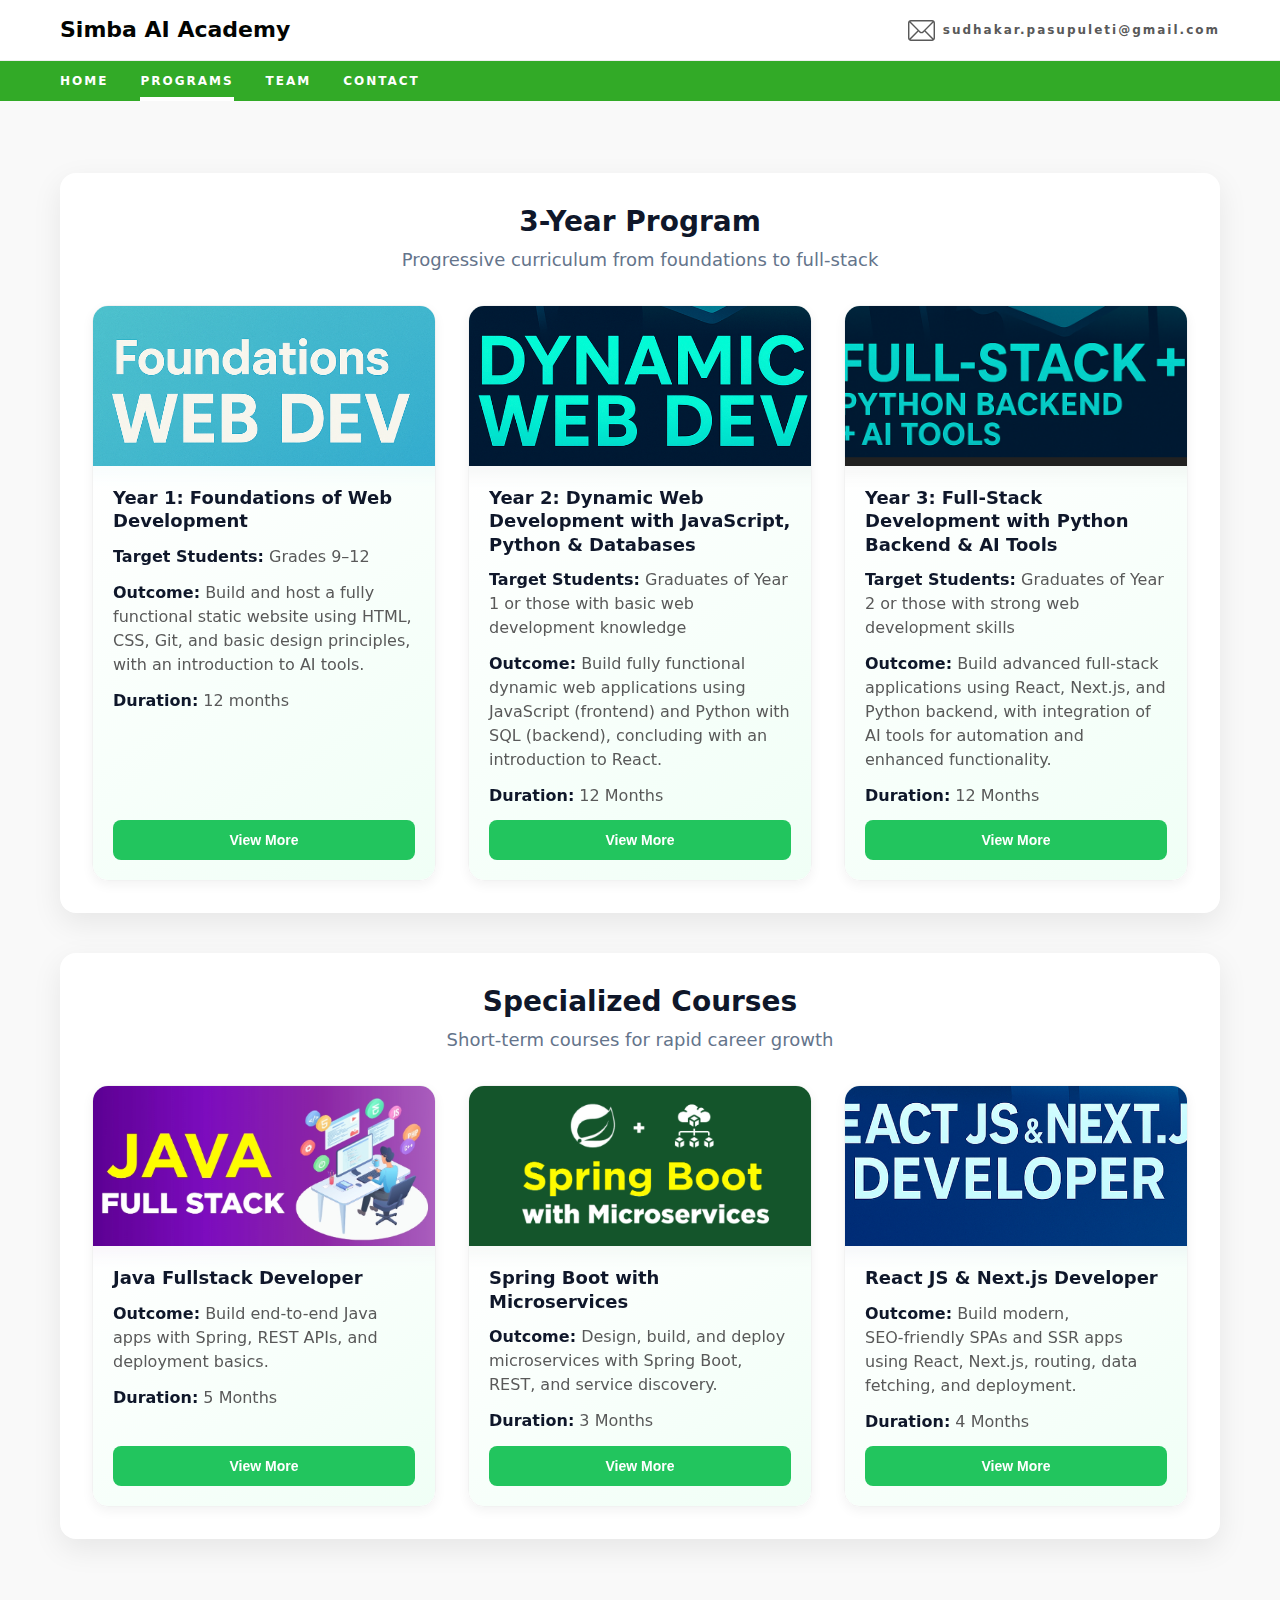
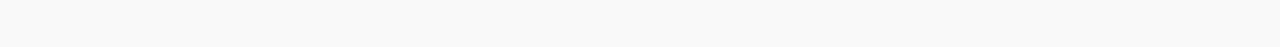
<file: services.html>
<!DOCTYPE html>
<html lang="en">
<head>
  <meta charset="UTF-8" />
  <meta name="viewport" content="width=device-width, initial-scale=1.0" />
  <title>Programs • Simba AI Academy</title>
  <link rel="stylesheet" href="css/style.css" />
</head>
<body>
  <header class="top-bar">
    <div class="container">
      <div class="logo">Simba AI Academy</div>
      <div class="email">
        <svg height="21" width="27" viewBox="0 0 27 21" xmlns="http://www.w3.org/2000/svg" class="email-icon"><path d="M24.009 0H2.99C1.341 0 0 1.322 0 2.946v15.108C0 19.679 1.342 21 2.991 21h21.018C25.659 21 27 19.679 27 18.054V2.946C27 1.321 25.658 0 24.009 0zM2.99 1.416h21.018c.16 0 .32.025.474.075l-9.91 9.99a1.502 1.502 0 01-1.073.448c-.406 0-.787-.16-1.073-.447L2.517 1.49c.153-.05.313-.075.474-.075zM1.438 18.054V2.946c0-.151.023-.302.069-.447l8.005 8.07-7.969 8.035a1.495 1.495 0 01-.105-.55zm22.57 1.53H2.992a1.58 1.58 0 01-.366-.044l7.892-7.957.88.888a2.94 2.94 0 002.103.874 2.94 2.94 0 002.103-.874l.88-.888 7.892 7.957a1.545 1.545 0 01-.366.044zm1.554-1.53c0 .189-.036.375-.106.55l-7.968-8.034 8.006-8.071c.045.145.068.295.068.447v15.108z" fill="#595959" fill-rule="nonzero"></path></svg>
        <span class="email-text">sudhakar.pasupuleti@gmail.com</span>
      </div>
    </div>
  </header>

  <nav class="main-nav">
    <div class="container">
      <button id="nav-toggle" class="hamburger" aria-controls="nav-links" aria-expanded="false">☰</button>
      <ul id="nav-links" class="nav-links">
        <li><a href="index.html#home">Home</a></li>
        <li><a class="active" href="services.html">Programs</a></li>
        <li><a href="index.html#about">Team</a></li>
        <li><a href="index.html#contact">Contact</a></li>
      </ul>
    </div>
  </nav>

  <main>
    <section id="services" class="services">
      <div class="container">
       

        <!-- Box A: 3-Year Program -->
        <section class="services-box" aria-labelledby="box-3yr-title">
          <header class="services-box__header">
            <h2 id="box-3yr-title" class="services-box__title">3-Year Program</h2>
            <p class="services-box__sub">Progressive curriculum from foundations to full-stack</p>
          </header>
          <div class="services-grid">
            <!-- Year 1 -->
            <article class="course-card" role="region" aria-labelledby="c1-title">
              <img class="course-card__img" src="assets/images/year-1.png" alt="Foundations of Web Development banner"/>
              <div class="course-card__body">
                <h3 id="c1-title" class="course-card__title">Year 1: Foundations of Web Development</h3>
                <p class="course-card__meta"><strong>Target Students:</strong> Grades 9–12</p>
                <p class="course-card__desc"><strong>Outcome:</strong> Build and host a fully functional static website using HTML, CSS, Git, and basic design principles, with an introduction to AI tools.</p>
                <p class="course-card__duration"><strong>Duration:</strong> 12 months</p>
                <button class="btn btn--primary course-card__btn" data-modal-target="#course1" aria-label="View more about Year 1: Foundations of Web Development">View More</button>
              </div>
            </article>

            <!-- Year 2 -->
            <article class="course-card" role="region" aria-labelledby="c2-title">
              <img class="course-card__img" src="assets/images/year-2.png" alt="Dynamic Web Development banner"/>
              <div class="course-card__body">
                <h3 id="c2-title" class="course-card__title">Year 2: Dynamic Web Development with JavaScript, Python & Databases</h3>
                <p class="course-card__meta"><strong>Target Students:</strong> Graduates of Year 1 or those with basic web development knowledge</p>
                <p class="course-card__desc"><strong>Outcome:</strong> Build fully functional dynamic web applications using JavaScript (frontend) and Python with SQL (backend), concluding with an introduction to React.</p>
                <p class="course-card__duration"><strong>Duration:</strong> 12 Months</p>
                <button class="btn btn--primary course-card__btn" data-modal-target="#course2" aria-label="View more about Year 2 program">View More</button>
              </div>
            </article>

            <!-- Year 3 -->
            <article class="course-card" role="region" aria-labelledby="c3-title">
              <img class="course-card__img" src="assets/images/year-3.png" alt="Full-Stack + AI Tools banner"/>
              <div class="course-card__body">
                <h3 id="c3-title" class="course-card__title">Year 3: Full-Stack Development with Python Backend & AI Tools</h3>
                <p class="course-card__meta"><strong>Target Students:</strong> Graduates of Year 2 or those with strong web development skills</p>
                <p class="course-card__desc"><strong>Outcome:</strong> Build advanced full-stack applications using React, Next.js, and Python backend, with integration of AI tools for automation and enhanced functionality.</p>
                <p class="course-card__duration"><strong>Duration:</strong> 12 Months</p>
                <button class="btn btn--primary course-card__btn" data-modal-target="#course3" aria-label="View more about Year 3 program">View More</button>
              </div>
            </article>
          </div>
        </section>

        <!-- Box B: Specialized Courses -->
        <section class="services-box" aria-labelledby="box-spec-title">
          <header class="services-box__header">
            <h2 id="box-spec-title" class="services-box__title">Specialized Courses</h2>
            <p class="services-box__sub">Short-term courses for rapid career growth</p>
          </header>
          <div class="services-grid">
            <!-- Java Fullstack -->
            <article class="course-card" role="region" aria-labelledby="c4-title">
              <img class="course-card__img" src="assets/images/java-full-stack.png" alt="Java Fullstack Developer banner"/>
              <div class="course-card__body">
                <h3 id="c4-title" class="course-card__title">Java Fullstack Developer</h3>
                <p class="course-card__desc"><strong>Outcome:</strong> Build end-to-end Java apps with Spring, REST APIs, and deployment basics.</p>
                <p class="course-card__duration"><strong>Duration:</strong> 5 Months</p>
                <button class="btn btn--primary course-card__btn" data-modal-target="#course4" aria-label="View more about Java Fullstack Developer">View More</button>
              </div>
            </article>

            <!-- Spring Boot with Microservices -->
            <article class="course-card" role="region" aria-labelledby="c5-title">
              <img class="course-card__img" src="assets/images/spring-boot.png" alt="Spring Boot with Microservices banner"/>
              <div class="course-card__body">
                <h3 id="c5-title" class="course-card__title">Spring Boot with Microservices</h3>
                <p class="course-card__desc"><strong>Outcome:</strong> Design, build, and deploy microservices with Spring Boot, REST, and service discovery.</p>
                <p class="course-card__duration"><strong>Duration:</strong> 3 Months</p>
                <button class="btn btn--primary course-card__btn" data-modal-target="#course5" aria-label="View more about Spring Boot with Microservices">View More</button>
              </div>
            </article>

            <!-- React & Next.js Developer (NEW) -->
            <article class="course-card" role="region" aria-labelledby="c6-title">
              <img class="course-card__img" src="assets/images/react.png" alt="React JS & Next.js Developer banner"/>
              <div class="course-card__body">
                <h3 id="c6-title" class="course-card__title">React JS & Next.js Developer</h3>
                <p class="course-card__desc"><strong>Outcome:</strong> Build modern, SEO‑friendly SPAs and SSR apps using React, Next.js, routing, data fetching, and deployment.</p>
                <p class="course-card__duration"><strong>Duration:</strong> 4 Months</p>
                <button class="btn btn--primary course-card__btn" data-modal-target="#course6" aria-label="View more about React JS & Next.js Developer">View More</button>
              </div>
            </article>
          </div>
        </section>
      </div>
    </section>
  </main>

  <!-- Modals -->
  <div id="course1" class="modal" aria-hidden="true" role="dialog" aria-modal="true">
    <div class="modal__overlay" data-close></div>
    <div class="modal__dialog" role="document">
      <button class="modal__close" data-close aria-label="Close">×</button>
      <h3>Year 1: Foundations of Web Development</h3>
      <p>Goal: Build and host a static website using HTML, CSS, Git and basic design, with a glimpse of AI tools.</p>
      <h4>Topics</h4>
      <ul>
        <li>Web fundamentals: HTML5, semantic tags, forms</li>
        <li>CSS basics: layout, flexbox, responsive design</li>
        <li>Git & GitHub: version control and hosting</li>
        <li>Intro to AI tools for productivity</li>
      </ul>
      <p><strong>Duration:</strong> 12 Months</p>
    </div>
  </div>

  <div id="course2" class="modal" aria-hidden="true" role="dialog" aria-modal="true">
    <div class="modal__overlay" data-close></div>
    <div class="modal__dialog" role="document">
      <button class="modal__close" data-close aria-label="Close">×</button>
      <h3>Year 2: Dynamic Web Development with JS, Python & Databases</h3>
      <p>Goal: Build dynamic applications with JS frontend and Python + SQL backend; end with an intro to React.</p>
      <h4>Topics</h4>
      <ul>
        <li>Advanced JS: fetch, modules, routing basics</li>
        <li>Python web: FastAPI/Flask fundamentals</li>
        <li>Databases: SQL, schema design, CRUD</li>
        <li>Intro to React components</li>
      </ul>
      <p><strong>Duration:</strong> 12 Months</p>
    </div>
  </div>

  <div id="course3" class="modal" aria-hidden="true" role="dialog" aria-modal="true">
    <div class="modal__overlay" data-close></div>
    <div class="modal__dialog" role="document">
      <button class="modal__close" data-close aria-label="Close">×</button>
      <h3>Year 3: Full‑Stack + Python Backend + AI Tools</h3>
      <p>Goal: Build full‑stack apps with React, Next.js, Python backend and integrate AI tools.</p>
      <h4>Topics</h4>
      <ul>
        <li>React & Next.js: routing, data fetching</li>
        <li>Backend APIs with Python</li>
        <li>Authentication, sessions</li>
        <li>AI integrations and automation</li>
      </ul>
      <p><strong>Duration:</strong> 12 Months</p>
    </div>
  </div>

  <div id="course4" class="modal" aria-hidden="true" role="dialog" aria-modal="true">
    <div class="modal__overlay" data-close></div>
    <div class="modal__dialog" role="document">
      <button class="modal__close" data-close aria-label="Close">×</button>
      <h3>Java Fullstack Developer</h3>
      <h4>Topics</h4>
      <ul>
        <li>Core Java, OOP</li>
        <li>Spring Boot REST APIs</li>
        <li>Frontend basics and integration</li>
        <li>Database integration and deployment</li>
      </ul>
      <p><strong>Duration:</strong> 5 Months</p>
    </div>
  </div>

  <div id="course5" class="modal" aria-hidden="true" role="dialog" aria-modal="true">
    <div class="modal__overlay" data-close></div>
    <div class="modal__dialog" role="document">
      <button class="modal__close" data-close aria-label="Close">×</button>
      <h3>Spring Boot with Microservices</h3>
      <h4>Topics</h4>
      <ul>
        <li>Spring Boot fundamentals</li>
        <li>REST, messaging and service discovery</li>
        <li>Docker basics</li>
        <li>Observability and resilience patterns</li>
      </ul>
      <p><strong>Duration:</strong> 3 Months</p>
    </div>
  </div>

  <div id="course6" class="modal" aria-hidden="true" role="dialog" aria-modal="true">
    <div class="modal__overlay" data-close></div>
    <div class="modal__dialog" role="document">
      <button class="modal__close" data-close aria-label="Close">×</button>
      <h3>React JS & Next.js Developer</h3>
      <h4>Topics</h4>
      <ul>
        <li>React: components, state, hooks</li>
        <li>Next.js: routing, layouts, data fetching</li>
        <li>SSR/SSG and SEO fundamentals</li>
        <li>Deployment workflows</li>
      </ul>
      <p><strong>Duration:</strong> 4 Months</p>
    </div>
  </div>

  <script src="js/script.js" defer></script>
</body>
</html>
</file>
<file: css/style.css>
/* ===========================
   ✅ EDIT ONLY THESE VARIABLES
   =========================== */
   :root{
    --container-max: 1200px;
    --space-x: 20px;
  
    /* Top white bar (brand + email) */
    --topbar-height: 60px;                 /* increase if you want taller top bar */
    --brand-fs: 22px;                      /* Simba AI Academy */
    --brand-fw: 700;
    --brand-lh: 27.5px;
  
    --email-fs: 12px;
    --email-lh: 15px;
    --email-fw: 700;
    --email-letter: 2px;
  
    /* Green nav bar (menu) */
    --nav-height: 40px;                    /* decrease to make nav smaller */
    --nav-gap: 32px;
    --nav-font-fs: 12px;                   /* per original */
    --nav-font-lh: 15px;
    --nav-font-fw: 700;
    --nav-letter: 2px;
  
    --brand-color: rgb(2,4,2);
    --email-color: rgb(89,89,89);
    --nav-bg: rgb(50, 170, 39);
    --nav-link: #fff;
  
    /* Mobile breakpoint */
    --bp: 768px;
  }
  
  /* Global */
  *{box-sizing:border-box;margin:0;padding:0}
  html,body{overflow-x:hidden}
  body{
    font-family: 'Mulish', system-ui, -apple-system, "Segoe UI", Roboto, Arial, sans-serif;
    font-synthesis: none; /* avoids fake bold */
    background:#f9f9f9;
  }
  .container{
    max-width: var(--container-max);
    margin: 0 auto;
    padding: 0 var(--space-x);
  }
  
  /* ===========================
     TOP (WHITE) HEADER
     =========================== */
  .top-bar{
    background:#fff;
    border-bottom:1px solid #eee;
  }
  .top-bar .container{
    height: var(--topbar-height);
    display:flex; align-items:center; justify-content:space-between;
  }
  .logo{
    color: var(--brand-color);
    font-size: var(--brand-fs);
    font-weight: var(--brand-fw);
    line-height: var(--brand-lh);
    white-space:nowrap;
  }
  .email{
    display:inline-flex; align-items:center; gap:8px;
    color: var(--email-color);
    font-size: var(--email-fs);
    line-height: var(--email-lh);
    font-weight: var(--email-fw);
    letter-spacing: var(--email-letter);
    text-transform: lowercase;
  }
  .email svg{width:27px;height:21px;fill:var(--email-color)}
  
  /* ===========================
     MAIN (GREEN) NAV
     =========================== */
  .main-nav{background:var(--nav-bg); position:sticky; top:0; z-index:100;}
  .main-nav .container{
    height: var(--nav-height);
    display:flex; align-items:center; gap:16px; position:relative;
  }
  
  /* right-align the hamburger */
  .hamburger{
    margin-left:auto;
    display:none;            /* shown on mobile below */
    background:none; border:0; color:#fff;
    font-size:28px; line-height:1; cursor:pointer;
    z-index:2001;
    -webkit-tap-highlight-color: transparent;
    touch-action: manipulation;
    user-select: none;
  }
  
  /* desktop list */
  .nav-links{
    display:flex; gap: var(--nav-gap);
    list-style:none;
  }
  .nav-links li{flex:0 0 auto;}
  .nav-links a{
    display:inline-block;
    color: var(--nav-link);
    text-decoration:none;
    text-transform:uppercase;
    font-weight: var(--nav-font-fw);
    font-size: var(--nav-font-fs);
    line-height: var(--nav-font-lh);
    letter-spacing: var(--nav-letter);
    padding:6px 0;
    position:relative;
    transition:color .15s ease-in-out;
  }
  /* underline bar (desktop only) */
  @media (min-width: 769px) {
    .nav-links a::after{
      content:"";
      position:absolute; left:0; right:0; bottom:-6px;
      height:4px; background:#fff; opacity:0; transition:opacity .15s;
    }
    .nav-links a:hover::after,
    .nav-links a.active::after{ opacity:1; }
  }
  
  
  /* ===========================
     RESPONSIVE
     =========================== */
     @media (max-width: 768px) {
        .top-bar .email { display: none; }
      
        .main-nav .container{ height:44px; padding:0 12px; }
        .hamburger{ display:block; margin-left:auto; z-index:2001; }
      
        .nav-links{
          display:none !important;                 /* closed */
          position:absolute; left:8px; right:8px; top:100%;
          background:#fff; color:#111;
          border-radius:8px; box-shadow:0 10px 30px rgba(0,0,0,.18);
          padding:8px;
          flex-direction:column; gap:6px;
          list-style:none; z-index:2000;
        }
        .nav-links.show{ display:flex !important; }
        nav.main-nav .nav-links.show{ display:flex !important; }
        .nav-links a{ color:#111; padding:10px; border-radius:6px; }
        .nav-links a:hover{ background:#f2f4f7; }
      
        /* no thick underline on mobile */
        .nav-links a::after{ display:none; }
      }
      
  
  /* Keep dropdown not clipping the underline bar */
.main-nav .container { overflow: visible; }

/* Base: prepare the underline bar */
.nav-links a {
  position: relative; /* required for ::after positioning */
}

/* Thick underline bar (desktop) */
.nav-links a::after {
  content: "";
  position: absolute;
  left: 0;
  right: 0;            /* equals full text width */
  bottom: -6px;        /* distance under text */
  height: 4px;         /* thickness */
  background: #fff;    /* bar color */
  opacity: 0;          /* hidden by default */
  transition: opacity .15s ease-in-out;
}

@media (min-width: 769px) {
  .nav-links a:hover::after,
  .nav-links a.active::after {
    opacity: 1;        /* show on hover/active (desktop only) */
  }
}

/* Mobile: no underline bar (keeps the panel clean) */
@media (max-width: 768px) {
  .nav-links a::after { display: none; }
}
/* Prevent background scroll when menu is open */
body.menu-open { overflow: hidden; }

/* Make sure dropdown stacks above content */
.main-nav { z-index: 2000; }
.nav-links { z-index: 2000; }
.hamburger { z-index: 2001; }
  /* Unified show/hidden behavior handled above; removed duplicate global rules */

  /* ===========================
     HERO SECTION
     =========================== */
  .hero{
    position: relative;
    min-height: 520px;
    display: grid;
    align-items: center;
    isolation:isolate;
    /* Temporary gradient placeholder while hero.png is fixed */
    background: linear-gradient(180deg, rgba(0,0,0,.35), rgba(0,0,0,.35)), url('../assets/images/hero.png') center/cover no-repeat, linear-gradient(135deg,#3b82f6,#06b6d4);
    background-blend-mode: normal, normal, multiply;
    /* Bias focus upward so the head isn't cropped */
    background-position: center, center 30%, center;
  }
  /* removed <img> bg to avoid broken network pointer */
  .hero::after{
    content:"";
    position:absolute; inset:0;
    background: rgba(0,0,0,.45);
    z-index:1;
  }
  .hero__content{ position:relative; z-index:2; padding:72px 0; }
  .hero__title{
    color:#fff; font-size: clamp(34px, 6vw, 72px); font-weight:800; line-height:1.05;
    letter-spacing:.2px; margin-bottom:16px;
  }
  .hero__subtitle{
    color:#eaeaea; font-size: clamp(16px, 2.2vw, 22px); line-height:1.6; margin-bottom:28px;
  }
  .hero__cta{
    display:inline-block; background:rgb(50, 170, 39); color:#fff; text-decoration:none;
    padding:12px 20px; border-radius:8px; font-weight:800; letter-spacing:.3px;
    box-shadow: 0 6px 18px rgba(0,0,0,.25);
  }
  .hero__cta:hover{ filter: brightness(1.05); }

  /* Adjust focus more to top on small screens */
  @media (max-width: 768px) {
    .hero{
      min-height: 460px;
      background-position: center, center 20%, center;
    }
  }

  /* ===========================
     PROGRAMS (SERVICES) PAGE
     =========================== */
  .section{ padding: 40px 0; }
  .section__title{ font-size: 32px; font-weight: 800; margin: 8px 0 6px; color:#111 }
  .section__subtitle{ color:#555; margin-bottom: 22px; }

  /* Programs page heading (requested styles) */
  .section--programs .section__title{
    font-family: 'Mulish', system-ui, -apple-system, "Segoe UI", Roboto, Arial, sans-serif;
    color: rgb(50, 170, 39);
    font-size: 36px;
    font-weight: 700;
    line-height: 45px;
    margin-bottom: 10px;
    letter-spacing: normal;
    text-transform: none;
    transition: transform .4s ease-in-out;
  }

  /* Programs page body copy (requested typography) */
  .section--programs .section__subtitle,
  .section--programs .card__body,
  .section--programs .card__body p,
  .section--programs .card__meta,
  .section--programs .card__duration,
  .modal__dialog p,
  .modal__dialog li{
    font-family: 'Mulish', system-ui, -apple-system, "Segoe UI", Roboto, Arial, sans-serif;
    color: rgb(89, 89, 89);
    font-size: 16px;
    font-weight: 400;
    line-height: 24px;
    letter-spacing: normal;
    text-transform: none;
  }

  /* Services Page (scoped) */
  .services { padding: 32px 0 48px; }
  .services__header { margin-bottom: 12px; }
  .services-hero{
    background: linear-gradient(135deg, rgba(50,170,39,.08), rgba(50,170,39,.02)), rgba(255,255,255,.8);
    backdrop-filter: blur(6px);
    -webkit-backdrop-filter: blur(6px);
    border:1px solid rgba(50,170,39,.12);
    border-radius:16px;
    padding:24px;
    box-shadow: 0 8px 26px rgba(0,0,0,.06);
    margin-bottom:20px;
  }
  .services-hero__title{
    font-family: 'Mulish', system-ui, -apple-system, "Segoe UI", Roboto, Arial, sans-serif;
    color: rgb(50, 170, 39);
    font-size: 36px; font-weight:700; line-height:45px; margin-bottom:10px;
  }
  .services-hero__subtitle{
    font-family: 'Mulish', system-ui, -apple-system, "Segoe UI", Roboto, Arial, sans-serif;
    color: rgb(89,89,89); font-size:16px; line-height:24px;
  }
  .services-box{
    background:#fff; border-radius:16px; padding:24px; box-shadow:0 10px 30px rgba(0,0,0,.08);
    margin-top:20px; overflow:visible;
  }
  .services-box__title{ font-size:24px; font-weight:800; color:#111; margin-bottom:4px }
  .services-box__sub{ color:#666; margin-bottom:16px }
  .services-grid{ display:grid; grid-template-columns: 1fr; gap:16px }
  @media (min-width: 768px){ .services-grid{ grid-template-columns: repeat(2, 1fr); gap:20px } }
  @media (min-width: 1024px){ .services-grid{ grid-template-columns: repeat(3, 1fr); } }

  /* Reusable Course Card (glassmorphism) */
  .course-card{
    background: transparent;
    border-radius:16px;
    overflow:hidden;
    box-shadow: 0 4px 12px rgba(0,0,0,.05);
    display:flex; flex-direction:column; height:100%;
    transition: all .25s ease-in-out;
    transform: translateZ(0);
  }
  .course-card:hover{ transform: scale(1.02); box-shadow: 0 6px 16px rgba(0,0,0,.08) }
  .course-card__img{ width:100%; height:160px; object-fit:cover; background:#e6f4ea }
  .course-card__body{
    padding:16px; display:flex; flex-direction:column; gap:10px; flex:1;
    background: linear-gradient(145deg, rgba(255,255,255,0.6), rgba(230,255,240,0.6));
    backdrop-filter: blur(10px);
    -webkit-backdrop-filter: blur(10px);
    background-clip: padding-box;
  }
  .course-card__title{ font-size:18px; font-weight:800; color:#111 }
  .course-card__meta{ color:#666; font-size:12px; letter-spacing:.4px }
  .course-card__desc{ color:#595959 }
  .course-card__duration{ color:#1f7a2e; font-weight:700 }
  .course-card__btn{ margin-top:auto; width:100% }
  .course-card__body strong{ font-weight:800; color:#111 }

  /* Services page: enforce requested body typography and remove uppercase on meta rows */
  .services .course-card__body,
  .services .course-card__body p,
  .services .course-card__meta,
  .services .course-card__duration,
  .services .modal__dialog p,
  .services .modal__dialog li{
    font-family: 'Mulish', system-ui, -apple-system, "Segoe UI", Roboto, Arial, sans-serif;
    color: rgb(89, 89, 89);
    font-size: 16px;
    font-weight: 400;
    line-height: 24px;
    letter-spacing: normal;
    text-transform: none;
  }

  .cards{
    display:grid; grid-template-columns: repeat(12, 1fr); gap:20px; align-items:stretch;
  }
  .card{
    grid-column: span 4; background:#fff; border-radius:12px; overflow:hidden;
    box-shadow: 0 8px 30px rgba(0,0,0,.08); display:flex; flex-direction:column; height:100%;
  }
  .card__img{ width:100%; height:160px; object-fit:cover; background:#e6f4ea }
  .card__body{ padding:16px; display:flex; flex-direction:column; gap:10px; flex:1 }
  .card__title{ font-size:18px; font-weight:800; color:#111 }
  .card__meta{ color:#666; font-size:12px; text-transform:uppercase; letter-spacing:.4px }
  .card__desc{ color:#333; }
  .card__duration{ color:#1f7a2e; font-weight:700 }
  .card__body strong{ font-weight:800; color:#111 }
  .btn{ cursor:pointer; border:0; border-radius:8px; padding:10px 14px; font-weight:800 }
  .btn--primary{ background:rgb(50, 170, 39); color:#fff }
  .btn--primary:hover{ filter:brightness(1.05) }
  /* push CTA to bottom so all buttons align */
  .card__body .btn{ margin-top:auto }

  @media (max-width: 1024px){ .card{ grid-column: span 6; } }
  @media (max-width: 640px){ .card{ grid-column: span 12; } }

  /* Modal */
  .modal {
    position: fixed;
    inset: 0;
    display: none;
    z-index: 3200;
    background: rgba(0, 0, 0, 0.5);
  }

  .modal.show {
    display: block !important;
  }

  .modal__overlay {
    position: absolute;
    inset: 0;
    background: rgba(0, 0, 0, 0.5);
    cursor: pointer;
  }

  .modal__dialog {
    position: relative;
    z-index: 1;
    max-width: 720px;
    margin: 10vh auto;
    background: #fff;
    border-radius: 12px;
    padding: 24px;
    box-shadow: 0 20px 60px rgba(0, 0, 0, 0.35);
    max-height: 90vh;
    overflow-y: auto;
  }

  .modal__close {
    position: absolute;
    top: 12px;
    right: 16px;
    border: 0;
    background: transparent;
    font-size: 28px;
    cursor: pointer;
    color: var(--muted);
    transition: color 0.2s ease;
    z-index: 10;
  }

  .modal__close:hover {
    color: var(--text);
  }

  .modal h3 {
    font-size: 24px;
    font-weight: 700;
    color: var(--text);
    margin-bottom: 16px;
  }

  .modal h4 {
    font-size: 18px;
    font-weight: 600;
    color: var(--text);
    margin: 20px 0 12px 0;
  }

  .modal p {
    color: var(--muted);
    line-height: 1.6;
    margin-bottom: 16px;
  }

  .modal ul {
    color: var(--muted);
    line-height: 1.6;
    margin-bottom: 16px;
    padding-left: 20px;
  }

  .modal li {
    margin-bottom: 8px;
  }

  .modal strong {
    color: var(--text);
    font-weight: 600;
  }
    
  /* Career Section */
.career-section {
  padding: 20px 0;
  background: #f9f9f9;
}

.career-header {
  text-align: center;
  margin-bottom: 60px;
}

.career-title {
  font-size: clamp(28px, 4vw, 42px);
  font-weight: 800;
  line-height: 1.2;
  color: #3B82F6;
  margin-bottom: 16px;
  letter-spacing: -0.02em;
}

.career-subtitle {
  font-size: clamp(16px, 2.5vw, 20px);
  line-height: 1.6;
  color: #6B7280;
  max-width: 600px;
  margin: 0 auto;
}

/* Training Cards Grid - Updated for 4 cards */
.training-cards {
  display: grid;
  grid-template-columns: repeat(4, 1fr);
  gap: 20px;
  max-width: 1000px;
  margin: 0 auto;
}

/* Individual Training Card */
.training-card {
  display: flex;
  align-items: center;
  justify-content: center;
  min-height: 80px;
  padding: 28px 20px;
  border-radius: 16px;
  text-decoration: none;
  transition: all 0.3s cubic-bezier(0.4, 0, 0.2, 1);
  position: relative;
  overflow: hidden;
}

.training-card__text {
  font-size: 18px;
  font-weight: 700;
  color: #FFFFFF;
  text-align: center;
  z-index: 2;
  position: relative;
}

/* Card Background Colors */
.training-card--online {
  background: #22C55E;
}

.training-card--classroom {
  background: #3B82F6;
}

.training-card--corporate {
  background: #F97316;
}

.training-card--certification {
  background: #8B5CF6;
}

/* Hover Effects */
.training-card:hover {
  transform: scale(1.05);
  box-shadow: 0 20px 40px rgba(0, 0, 0, 0.15);
  filter: brightness(1.1);
}

/* Responsive Design - Updated for better 4-card layout */
@media (max-width: 1024px) {
  .training-cards {
    grid-template-columns: repeat(2, 1fr);
    gap: 20px;
    max-width: 600px;
  }
}

@media (max-width: 768px) {
  .career-section {
    padding: 60px 0;
  }
  
  .career-header {
    margin-bottom: 40px;
  }
  
  .training-cards {
    grid-template-columns: repeat(2, 1fr);
    gap: 16px;
    max-width: 500px;
  }
  
  .training-card {
    min-height: 100px;
    padding: 24px 16px;
  }
  
  .training-card__text {
    font-size: 16px;
  }
}

@media (max-width: 480px) {
  .career-section {
    padding: 40px 0;
  }
  
  .career-header {
    margin-bottom: 32px;
  }
  
  .training-cards {
    grid-template-columns: 1fr;
    gap: 16px;
    max-width: 300px;
  }
  
  .training-card {
    min-height: 90px;
    padding: 20px 16px;
  }
  
  .training-card__text {
    font-size: 16px;
  }
}

/* Site Footer */
.site-footer {
  background: rgb(50, 170, 39);
  padding: 18px 0;
  width: 100%;
}

.footer-content {
  display: flex;
  align-items: center;
  justify-content: space-between;
  gap: 20px;
}

/* Footer Brand */
.footer-brand {
  flex-shrink: 0;
}

.footer-logo {
  color: #FFFFFF;
  font-size: 20px;
  font-weight: 700;
  line-height: 1.2;
  white-space: nowrap;
}

/* Footer Navigation */
.footer-nav {
  display: flex;
  align-items: center;
  gap: 32px;
}

.footer-link {
  color: #FFFFFF;
  text-decoration: none;
  text-transform: uppercase;
  font-size: 12px;
  font-weight: 700;
  letter-spacing: 1px;
  padding: 8px 0;
  transition: all 0.2s ease-in-out;
  position: relative;
}

.footer-link:hover {
  color: #E5F7E5;
  text-decoration: underline;
  text-underline-offset: 4px;
}

/* Responsive Design */
@media (max-width: 768px) {
  .footer-content {
    flex-direction: column;
    text-align: center;
    gap: 16px;
  }
  
  .footer-nav {
    gap: 24px;
  }
  
  .footer-link {
    font-size: 13px;
    letter-spacing: 0.8px;
  }
}

@media (max-width: 480px) {
  .site-footer {
    padding: 16px 0;
  }
  
  .footer-nav {
    gap: 20px;
  }
  
  .footer-link {
    font-size: 12px;
    letter-spacing: 0.6px;
  }
}

/* Sticky Banner - Fixed positioning outside media queries */
.sticky-banner {
  position: fixed;
  bottom: 0;
  left: 0;
  right: 0;
  background: #0A47C2;
  padding: 12px 0;
  z-index: 3000;
  box-shadow: 0 -2px 10px rgba(0, 0, 0, 0.1);
}

.banner-content {
  display: flex;
  align-items: center;
  justify-content: center;
  text-align: center;
}

.banner-text {
  color: #FFFFFF;
  font-size: 16px;
  line-height: 1.4;
  display: flex;
  align-items: center;
  gap: 8px;
  flex-wrap: wrap;
  justify-content: center;
}

.banner-text strong {
  font-weight: 700;
  white-space: nowrap;
}

.banner-divider {
  white-space: nowrap;
}

.banner-link {
  color: #FFFFFF;
  text-decoration: none;
  font-weight: 700;
  padding: 4px 8px;
  border-radius: 4px;
  transition: all 0.2s ease-in-out;
  white-space: nowrap;
}

.banner-link:hover {
  background: rgba(255, 255, 255, 0.15);
  text-decoration: underline;
}

/* Responsive adjustments for sticky banner */
@media (max-width: 768px) {
  .sticky-banner {
    padding: 10px 0;
  }
  
  .banner-text {
    font-size: 14px;
    gap: 6px;
    flex-direction: column;
    line-height: 1.5;
  }
  
  .banner-text strong,
  .banner-divider,
  .banner-link {
    white-space: normal;
  }
}

@media (max-width: 480px) {
  .sticky-banner {
    padding: 8px 0;
  }
  
  .banner-text {
    font-size: 13px;
    gap: 4px;
  }
  
  .banner-link {
    padding: 3px 6px;
  }
}

/* Ensure content doesn't get hidden behind the banner */
body {
  padding-bottom: 60px;
}

/* ===========================
   NEW SPA SECTIONS CSS
   =========================== */

/* CSS Variables */
:root {
  --brand: #22C55E;
  --brand-dark: #1B9C4C;
  --accent: #0A47C2;
  --text: #0F172A;
  --muted: #64748B;
  --bg: #FFFFFF;
  --banner-height: 60px;
}

/* Team Section */
.spa-team {
  padding: 80px 0;
  background: var(--bg);
}

.spa-section-header {
  text-align: center;
  margin-bottom: 60px;
}

.spa-section-title {
  font-size: clamp(32px, 4vw, 48px);
  font-weight: 800;
  color: var(--text);
  margin-bottom: 16px;
  line-height: 1.2;
}

.spa-section-subtitle {
  font-size: clamp(16px, 2.5vw, 20px);
  color: var(--muted);
  max-width: 600px;
  margin: 0 auto;
  line-height: 1.6;
}

.spa-team-grid {
  display: grid;
  grid-template-columns: 1fr;
  gap: clamp(20px, 4vw, 32px);
  max-width: 1200px;
  margin: 0 auto;
}

@media (min-width: 768px) {
  .spa-team-grid {
    grid-template-columns: repeat(2, 1fr);
  }
}

@media (min-width: 1024px) {
  .spa-team-grid {
    grid-template-columns: repeat(4, 1fr);
  }
}

.spa-team-card {
  background: var(--bg);
  border-radius: 16px;
  padding: 24px;
  text-align: center;
  box-shadow: 0 4px 20px rgba(0, 0, 0, 0.08);
  transition: all 0.3s cubic-bezier(0.4, 0, 0.2, 1);
  cursor: pointer;
  border: 1px solid rgba(0, 0, 0, 0.05);
}

.spa-team-card:hover {
  transform: translateY(-4px);
  box-shadow: 0 12px 40px rgba(0, 0, 0, 0.15);
}

.spa-team-avatar {
  width: 120px;
  height: 120px;
  margin: 0 auto 20px;
  border-radius: 50%;
  overflow: hidden;
  border: 4px solid var(--brand);
}

.spa-team-avatar img {
  width: 100%;
  height: 100%;
  object-fit: cover;
}

.spa-team-name {
  font-size: 20px;
  font-weight: 700;
  color: var(--text);
  margin-bottom: 8px;
}

.spa-team-role {
  font-size: 16px;
  color: var(--brand);
  font-weight: 600;
  margin-bottom: 16px;
}

.spa-team-bio {
  font-size: 14px;
  color: var(--muted);
  line-height: 1.6;
  margin-bottom: 20px;
}

.spa-team-social {
  display: flex;
  gap: 12px;
  justify-content: center;
}

.spa-social-link {
  display: flex;
  align-items: center;
  justify-content: center;
  width: 40px;
  height: 40px;
  border-radius: 50%;
  background: var(--brand);
  color: white;
  text-decoration: none;
  transition: all 0.2s ease;
}

.spa-social-link:hover {
  background: var(--brand-dark);
  transform: scale(1.1);
}

/* Contact Section */
.spa-contact {
  padding: 80px 0;
  background: #f8fafc;
}

.spa-contact-grid {
  display: grid;
  grid-template-columns: 1fr;
  gap: clamp(32px, 6vw, 60px);
  max-width: 1000px;
  margin: 0 auto;
}

@media (min-width: 768px) {
  .spa-contact-grid {
    grid-template-columns: 1fr 1fr;
  }
}

.spa-contact-info h3,
.spa-contact-form h3 {
  font-size: 24px;
  font-weight: 700;
  color: var(--text);
  margin-bottom: 24px;
}

.spa-contact-item {
  display: flex;
  gap: 16px;
  margin-bottom: 24px;
  align-items: flex-start;
}

.spa-contact-icon {
  color: var(--brand);
  flex-shrink: 0;
  margin-top: 2px;
}

.spa-contact-item strong {
  display: block;
  font-weight: 600;
  color: var(--text);
  margin-bottom: 4px;
}

.spa-contact-item p {
  color: var(--muted);
  line-height: 1.5;
}

.spa-contact-link {
  color: var(--accent);
  text-decoration: none;
  transition: color 0.2s ease;
}

.spa-contact-link:hover {
  color: var(--brand);
  text-decoration: underline;
}

/* Form Styles */
.spa-form {
  display: flex;
  flex-direction: column;
  gap: 20px;
}

.spa-form-group {
  display: flex;
  flex-direction: column;
}

.spa-form-group label {
  font-weight: 600;
  color: var(--text);
  margin-bottom: 8px;
}

.spa-form-group input,
.spa-form-group textarea {
  padding: 12px 16px;
  border: 2px solid #e2e8f0;
  border-radius: 8px;
  font-size: 16px;
  transition: border-color 0.2s ease;
  background: white;
}

.spa-form-group input:focus,
.spa-form-group textarea:focus {
  outline: none;
  border-color: var(--brand);
  box-shadow: 0 0 0 3px rgba(34, 197, 94, 0.1);
}

.spa-form-group input[aria-invalid="true"],
.spa-form-group textarea[aria-invalid="true"] {
  border-color: #ef4444;
}

.spa-error {
  color: #ef4444;
  font-size: 14px;
  margin-top: 4px;
  min-height: 20px;
}

.spa-checkbox {
  display: flex;
  align-items: flex-start;
  gap: 12px;
  cursor: pointer;
  font-size: 14px;
  color: var(--muted);
}

.spa-checkbox input[type="checkbox"] {
  width: 18px;
  height: 18px;
  margin: 0;
}

.spa-terms-link {
  color: var(--accent);
  text-decoration: none;
}

.spa-terms-link:hover {
  text-decoration: underline;
}

.spa-submit-btn {
  background: var(--brand);
  color: white;
  border: none;
  padding: 14px 28px;
  border-radius: 8px;
  font-size: 16px;
  font-weight: 600;
  cursor: pointer;
  transition: all 0.2s ease;
  display: flex;
  align-items: center;
  justify-content: center;
  gap: 8px;
}

.spa-submit-btn:hover {
  background: var(--brand-dark);
  transform: translateY(-1px);
}

.spa-submit-btn:disabled {
  opacity: 0.6;
  cursor: not-allowed;
  transform: none;
}

/* Footer Styles */
.spa-footer-content {
  display: grid;
  grid-template-columns: 1fr;
  gap: clamp(32px, 6vw, 60px);
  margin-bottom: 40px;
}

@media (min-width: 768px) {
  .spa-footer-content {
    grid-template-columns: repeat(3, 1fr);
  }
}

.spa-footer-brand h3 {
  font-size: 24px;
  font-weight: 700;
  color: white;
  margin-bottom: 16px;
}

.spa-footer-tagline {
  color: rgba(255, 255, 255, 0.8);
  line-height: 1.6;
}

.spa-footer-links h4,
.spa-footer-contact h4 {
  font-size: 18px;
  font-weight: 600;
  color: white;
  margin-bottom: 16px;
}

.spa-footer-links ul {
  list-style: none;
  padding: 0;
  margin: 0;
}

.spa-footer-links li {
  margin-bottom: 8px;
}

.spa-footer-links a {
  color: rgba(255, 255, 255, 0.8);
  text-decoration: none;
  transition: color 0.2s ease;
}

.spa-footer-links a:hover {
  color: white;
}

.spa-footer-contact-info p {
  margin-bottom: 8px;
}

.spa-footer-contact-info a {
  color: rgba(255, 255, 255, 0.8);
  text-decoration: none;
  transition: color 0.2s ease;
}

.spa-footer-contact-info a:hover {
  color: white;
}

.spa-footer-social {
  display: flex;
  gap: 16px;
  margin-top: 16px;
}

.spa-social-icon {
  display: flex;
  align-items: center;
  justify-content: center;
  width: 40px;
  height: 40px;
  border-radius: 50%;
  background: rgba(255, 255, 255, 0.1);
  color: white;
  text-decoration: none;
  transition: all 0.2s ease;
}

.spa-social-icon:hover {
  background: rgba(255, 255, 255, 0.2);
  transform: scale(1.1);
}

.spa-footer-bottom {
  border-top: 1px solid rgba(255, 255, 255, 0.1);
  padding-top: 20px;
  text-align: center;
}

.spa-footer-bottom p {
  color: rgba(255, 255, 255, 0.6);
  margin: 0;
}

/* Modal Styles */
.spa-modal-dialog {
  max-width: 600px;
  width: 90%;
}

.spa-modal-content {
  padding: 0;
}

.spa-modal-header {
  display: flex;
  align-items: center;
  gap: 20px;
  margin-bottom: 24px;
}

.spa-modal-avatar {
  width: 80px;
  height: 80px;
  border-radius: 50%;
  overflow: hidden;
  border: 3px solid var(--brand);
}

.spa-modal-avatar img {
  width: 100%;
  height: 100%;
  object-fit: cover;
}

.spa-modal-title {
  font-size: 24px;
  font-weight: 700;
  color: var(--text);
  margin: 0 0 8px 0;
}

.spa-modal-role {
  font-size: 16px;
  color: var(--brand);
  font-weight: 600;
  margin: 0;
}

.spa-modal-body {
  color: var(--muted);
  line-height: 1.6;
  margin-bottom: 20px;
}

.spa-modal-social {
  display: flex;
  gap: 12px;
}

.spa-modal-close {
  position: absolute;
  top: 16px;
  right: 20px;
  background: none;
  border: none;
  font-size: 24px;
  cursor: pointer;
  color: var(--muted);
  transition: color 0.2s ease;
}

.spa-modal-close:hover {
  color: var(--text);
}

/* Toast Styles */
.spa-toast {
  position: fixed;
  top: 20px;
  right: 20px;
  z-index: 4000;
  max-width: 400px;
}

.spa-toast-content {
  background: var(--text);
  color: white;
  padding: 16px 20px;
  border-radius: 8px;
  box-shadow: 0 10px 30px rgba(0, 0, 0, 0.2);
  display: flex;
  align-items: center;
  justify-content: space-between;
  gap: 16px;
}

.spa-toast-message {
  flex: 1;
}

.spa-toast-close {
  background: none;
  border: none;
  color: white;
  font-size: 18px;
  cursor: pointer;
  padding: 0;
  width: 20px;
  height: 20px;
  display: flex;
  align-items: center;
  justify-content: center;
}

/* Back to Top Button */
.spa-back-to-top {
  position: fixed;
  bottom: 80px;
  right: 20px;
  width: 50px;
  height: 50px;
  border-radius: 50%;
  background: var(--brand);
  color: white;
  border: none;
  cursor: pointer;
  box-shadow: 0 4px 20px rgba(0, 0, 0, 0.15);
  transition: all 0.3s ease;
  z-index: 1000;
  display: flex;
  align-items: center;
  justify-content: center;
}

.spa-back-to-top:hover {
  background: var(--brand-dark);
  transform: translateY(-2px);
  box-shadow: 0 8px 30px rgba(0, 0, 0, 0.2);
}

/* Responsive adjustments */
@media (max-width: 768px) {
  .spa-team,
  .spa-contact {
    padding: 60px 0;
  }
  
  .spa-modal-header {
    flex-direction: column;
    text-align: center;
  }
  
  .spa-back-to-top {
    bottom: 100px;
    right: 16px;
    width: 45px;
    height: 45px;
  }
}

@media (max-width: 480px) {
  .spa-team,
  .spa-contact {
    padding: 40px 0;
  }
  
  .spa-team-card {
    padding: 20px;
  }
  
  .spa-team-avatar {
    width: 100px;
    height: 100px;
  }
  
  .spa-toast {
    left: 16px;
    right: 16px;
    max-width: none;
  }
}

/* Reduced motion support */
@media (prefers-reduced-motion: reduce) {
  .spa-team-card:hover,
  .spa-back-to-top:hover,
  .spa-social-link:hover,
  .spa-social-icon:hover {
    transform: none;
  }
  
  .spa-team-card,
  .spa-back-to-top,
  .spa-social-link,
  .spa-social-icon {
    transition: none;
  }
}

/* ===========================
   PROGRAMS SECTION STYLES
   =========================== */

/* Services Box */
.services-box {
  background: #fff;
  border-radius: 16px;
  padding: 32px;
  box-shadow: 0 10px 30px rgba(0, 0, 0, 0.08);
  margin-top: 40px;
  overflow: visible;
}

.services-box__header {
  text-align: center;
  margin-bottom: 32px;
}

.services-box__title {
  font-size: 28px;
  font-weight: 800;
  color: var(--text);
  margin-bottom: 8px;
}

.services-box__sub {
  color: var(--muted);
  font-size: 18px;
  line-height: 1.5;
}

.services-grid {
  display: grid;
  grid-template-columns: 1fr;
  gap: 24px;
}

@media (min-width: 768px) {
  .services-grid {
    grid-template-columns: repeat(2, 1fr);
    gap: 32px;
  }
}

@media (min-width: 1024px) {
  .services-grid {
    grid-template-columns: repeat(3, 1fr);
  }
}

/* Course Cards */
.course-card {
  background: transparent;
  border-radius: 16px;
  overflow: hidden;
  box-shadow: 0 4px 12px rgba(0, 0, 0, 0.05);
  display: flex;
  flex-direction: column;
  height: 100%;
  transition: all 0.25s ease-in-out;
  transform: translateZ(0);
  border: 1px solid rgba(0, 0, 0, 0.05);
}

.course-card:hover {
  transform: scale(1.02);
  box-shadow: 0 6px 16px rgba(0, 0, 0, 0.08);
}

.course-card__img {
  width: 100%;
  height: 160px;
  object-fit: cover;
  background: #e6f4ea;
}

.course-card__body {
  padding: 20px;
  display: flex;
  flex-direction: column;
  gap: 12px;
  flex: 1;
  background: linear-gradient(145deg, rgba(255, 255, 255, 0.6), rgba(230, 255, 240, 0.6));
  backdrop-filter: blur(10px);
  -webkit-backdrop-filter: blur(10px);
  background-clip: padding-box;
}

.course-card__title {
  font-size: 18px;
  font-weight: 800;
  color: var(--text);
  line-height: 1.3;
}

.course-card__meta {
  color: var(--muted);
  font-size: 14px;
  line-height: 1.4;
}

.course-card__desc {
  color: #595959;
  font-size: 14px;
  line-height: 1.5;
}

.course-card__duration {
  color: var(--brand);
  font-weight: 700;
  font-size: 14px;
}

.course-card__btn {
  margin-top: auto;
  width: 100%;
  background: var(--brand);
  color: white;
  border: none;
  padding: 12px 20px;
  border-radius: 8px;
  font-weight: 700;
  font-size: 14px;
  cursor: pointer;
  transition: all 0.2s ease;
}

.course-card__btn:hover {
  background: var(--brand-dark);
  transform: translateY(-1px);
}

.course-card__body strong {
  font-weight: 800;
  color: var(--text);
}

/* Modal Styles for Course Modals */
.modal {
  position: fixed;
  inset: 0;
  display: none;
  z-index: 3200;
  background: rgba(0, 0, 0, 0.5);
}

.modal.show {
  display: block !important;
}

.modal__overlay {
  position: absolute;
  inset: 0;
  background: rgba(0, 0, 0, 0.5);
  cursor: pointer;
}

.modal__dialog {
  position: relative;
  z-index: 1;
  max-width: 720px;
  margin: 10vh auto;
  background: #fff;
  border-radius: 12px;
  padding: 24px;
  box-shadow: 0 20px 60px rgba(0, 0, 0, 0.35);
  max-height: 90vh;
  overflow-y: auto;
}

.modal__close {
  position: absolute;
  top: 12px;
  right: 16px;
  border: 0;
  background: transparent;
  font-size: 28px;
  cursor: pointer;
  color: var(--muted);
  transition: color 0.2s ease;
  z-index: 10;
}

.modal__close:hover {
  color: var(--text);
}

.modal h3 {
  font-size: 24px;
  font-weight: 700;
  color: var(--text);
  margin-bottom: 16px;
}

.modal h4 {
  font-size: 18px;
  font-weight: 600;
  color: var(--text);
  margin: 20px 0 12px 0;
}

.modal p {
  color: var(--muted);
  line-height: 1.6;
  margin-bottom: 16px;
}

.modal ul {
  color: var(--muted);
  line-height: 1.6;
  margin-bottom: 16px;
  padding-left: 20px;
}

.modal li {
  margin-bottom: 8px;
}

.modal strong {
  color: var(--text);
  font-weight: 600;
}

/* Responsive adjustments for Programs section */
@media (max-width: 768px) {
  .services-box {
    padding: 24px;
    margin-top: 32px;
  }
  
  .services-box__title {
    font-size: 24px;
  }
  
  .services-box__sub {
    font-size: 16px;
  }
  
  .services-grid {
    gap: 20px;
  }
  
  .course-card__body {
    padding: 16px;
  }
  
  .modal__dialog {
    margin: 5vh auto;
    padding: 20px;
  }
}

@media (max-width: 480px) {
  .services-box {
    padding: 20px;
    margin-top: 24px;
  }
  
  .services-box__title {
    font-size: 22px;
  }
  
  .course-card__img {
    height: 140px;
  }
  
  .modal__dialog {
    margin: 2vh auto;
    padding: 16px;
  }
}

/* ===========================
   CSS VARIABLES & COMPACT HERO
   =========================== */

:root {
  --brand: #22C55E;
  --brand-dark: #1B9C4C;
  --ink: #0F172A;
}

/* Compact Hero Section */
.hero-compact {
  text-align: center;
  margin: 20px 0;
}

.hero-compact h2 {
  font-size: clamp(22px, 3.2vw, 36px);
  font-weight: 800;
  color: var(--ink);
  margin-bottom: 8px;
  line-height: 1.2;
}

.hero-compact p {
  font-size: clamp(14px, 1.8vw, 18px);
  color: #475569;
  line-height: 1.4;
  margin: 0;
}

/* Updated Sticky Banner */
.sticky-banner {
  background: var(--brand-dark);
}

.banner-phone {
  color: white;
  text-decoration: none;
  font-weight: 600;
  transition: all 0.2s ease;
}

.banner-phone:hover {
  text-decoration: underline;
  text-underline-offset: 2px;
}

.banner-phone:focus-visible {
  outline: 2px solid white;
  outline-offset: 2px;
  border-radius: 2px;
}

.banner-link {
  color: white;
  text-decoration: none;
  font-weight: 700;
  transition: all 0.2s ease;
}

.banner-link:hover {
  text-decoration: underline;
  text-underline-offset: 2px;
}

.banner-link:focus-visible {
  outline: 2px solid white;
  outline-offset: 2px;
  border-radius: 2px;
}

/* Responsive adjustments for compact hero */
@media (max-width: 768px) {
  .hero-compact {
    margin: 16px 0;
  }
  
  .hero-compact h2 {
    font-size: clamp(20px, 4vw, 28px);
  }
  
  .hero-compact p {
    font-size: clamp(13px, 2.2vw, 16px);
  }
}

/* ===========================
   MODERN CURRICULUM CARDS
   =========================== */

/* Curriculum Section */
.curriculum-section {
  margin: 48px 0;
}

.curriculum-header {
  text-align: center;
  margin-bottom: 40px;
}

.curriculum-title {
  font-size: clamp(28px, 4vw, 36px);
  font-weight: 800;
  color: var(--ink);
  margin-bottom: 12px;
  line-height: 1.2;
}

.curriculum-subtitle {
  font-size: clamp(16px, 2vw, 20px);
  color: var(--muted);
  line-height: 1.5;
  margin: 0;
}

/* Curriculum Grid */
.curriculum-grid {
  display: grid;
  grid-template-columns: 1fr;
  gap: 24px;
}

@media (min-width: 768px) {
  .curriculum-grid {
    grid-template-columns: repeat(2, 1fr);
    gap: 32px;
  }
}

@media (min-width: 1024px) {
  .curriculum-grid {
    grid-template-columns: repeat(3, 1fr);
    gap: 32px;
  }
}

/* Curriculum Cards */
.curriculum-card {
  background: white;
  border-radius: 16px;
  overflow: hidden;
  box-shadow: 0 4px 12px rgba(0, 0, 0, 0.08);
  transition: all 0.3s ease;
  height: 100%;
  display: flex;
  flex-direction: column;
  border: 1px solid rgba(0, 0, 0, 0.05);
}

.curriculum-card:hover {
  transform: translateY(-8px);
  box-shadow: 0 12px 32px rgba(0, 0, 0, 0.15);
}

/* Card Banners with Different Colors */
.curriculum-card__banner {
  padding: 20px;
  color: white;
  font-weight: 700;
}

.curriculum-card--blue .curriculum-card__banner {
  background: linear-gradient(135deg, #3B82F6, #1D4ED8);
}

.curriculum-card--orange .curriculum-card__banner {
  background: linear-gradient(135deg, #F97316, #EA580C);
}

.curriculum-card--green .curriculum-card__banner {
  background: linear-gradient(135deg, #22C55E, #16A34A);
}

.curriculum-card--purple .curriculum-card__banner {
  background: linear-gradient(135deg, #8B5CF6, #7C3AED);
}

.curriculum-card--teal .curriculum-card__banner {
  background: linear-gradient(135deg, #14B8A6, #0D9488);
}

.curriculum-card--indigo .curriculum-card__banner {
  background: linear-gradient(135deg, #6366F1, #4F46E5);
}

.curriculum-card__title {
  font-size: clamp(18px, 2.5vw, 20px);
  font-weight: 700;
  line-height: 1.3;
  margin: 0;
  color: white;
}

/* Card Content */
.curriculum-card__content {
  padding: 24px;
  display: flex;
  flex-direction: column;
  flex: 1;
  gap: 16px;
}

.curriculum-card__description {
  font-size: clamp(14px, 1.8vw, 16px);
  line-height: 1.5;
  color: var(--muted);
  margin: 0;
  flex: 1;
}

/* Meta Information */
.curriculum-card__meta {
  display: flex;
  gap: 16px;
  flex-wrap: wrap;
}

.curriculum-meta {
  display: flex;
  align-items: center;
  gap: 8px;
  font-size: clamp(13px, 1.6vw, 14px);
  color: var(--muted);
}

.curriculum-meta__icon {
  font-size: 16px;
  opacity: 0.8;
}

.curriculum-meta__text {
  font-weight: 600;
}

/* View More Button */
.curriculum-card__btn {
  background: var(--brand);
  color: white;
  border: none;
  padding: 12px 24px;
  border-radius: 8px;
  font-weight: 700;
  font-size: clamp(14px, 1.6vw, 16px);
  cursor: pointer;
  transition: all 0.2s ease;
  align-self: flex-start;
  margin-top: auto;
}

.curriculum-card__btn:hover {
  background: var(--brand-dark);
  transform: translateY(-2px);
  box-shadow: 0 4px 12px rgba(34, 197, 94, 0.3);
}

.curriculum-card__btn:focus-visible {
  outline: 2px solid var(--brand);
  outline-offset: 2px;
}

/* Responsive adjustments for curriculum */
@media (max-width: 768px) {
  .curriculum-section {
    margin: 32px 0;
  }
  
  .curriculum-header {
    margin-bottom: 32px;
  }
  
  .curriculum-grid {
    gap: 20px;
  }
  
  .curriculum-card__content {
    padding: 20px;
  }
  
  .curriculum-card__banner {
    padding: 16px;
  }
}

@media (max-width: 480px) {
  .curriculum-section {
    margin: 24px 0;
  }
  
  .curriculum-header {
    margin-bottom: 24px;
  }
  
  .curriculum-grid {
    gap: 16px;
  }
  
  .curriculum-card__content {
    padding: 16px;
  }
  
  .curriculum-card__banner {
    padding: 14px;
  }
}

/* ===========================
   ENHANCED CURRICULUM MODALS
   =========================== */

/* Curriculum Modal Dialog */
.curriculum-modal__dialog {
  max-width: 800px;
  max-height: 90vh;
  overflow-y: auto;
}

/* Modal Headers with Colors */
.curriculum-modal__header {
  padding: 24px;
  color: white;
  border-radius: 12px 12px 0 0;
  margin: -24px -24px 24px -24px;
}

.curriculum-modal__header--blue {
  background: linear-gradient(135deg, #3B82F6, #1D4ED8);
}

.curriculum-modal__header--orange {
  background: linear-gradient(135deg, #F97316, #EA580C);
}

.curriculum-modal__header--green {
  background: linear-gradient(135deg, #22C55E, #16A34A);
}

.curriculum-modal__header--purple {
  background: linear-gradient(135deg, #8B5CF6, #7C3AED);
}

.curriculum-modal__header--teal {
  background: linear-gradient(135deg, #14B8A6, #0D9488);
}

.curriculum-modal__header--indigo {
  background: linear-gradient(135deg, #6366F1, #4F46E5);
}

.curriculum-modal__header h3 {
  font-size: clamp(24px, 3vw, 28px);
  font-weight: 700;
  margin: 0;
  color: white;
  line-height: 1.2;
}

/* Modal Content */
.curriculum-modal__content {
  display: flex;
  flex-direction: column;
  gap: 24px;
}

/* Modal Sections */
.curriculum-modal__section {
  border-bottom: 1px solid #e5e7eb;
  padding-bottom: 20px;
}

.curriculum-modal__section:last-child {
  border-bottom: none;
  padding-bottom: 0;
}

.curriculum-modal__section h4 {
  font-size: clamp(18px, 2.2vw, 20px);
  font-weight: 700;
  color: var(--ink);
  margin: 0 0 12px 0;
  display: flex;
  align-items: center;
  gap: 8px;
}

.curriculum-modal__icon {
  font-size: 20px;
  opacity: 0.9;
}

.curriculum-modal__section p {
  font-size: clamp(15px, 1.8vw, 16px);
  line-height: 1.6;
  color: var(--muted);
  margin: 0 0 8px 0;
}

.curriculum-modal__section ul {
  margin: 12px 0 0 0;
  padding-left: 20px;
}

.curriculum-modal__section li {
  font-size: clamp(14px, 1.7vw, 15px);
  line-height: 1.6;
  color: var(--muted);
  margin-bottom: 8px;
}

.curriculum-modal__section li:last-child {
  margin-bottom: 0;
}

.curriculum-modal__section strong {
  color: var(--ink);
  font-weight: 600;
}

/* Responsive adjustments for modals */
@media (max-width: 768px) {
  .curriculum-modal__dialog {
    margin: 5vh auto;
    max-height: 85vh;
  }
  
  .curriculum-modal__header {
    padding: 20px;
    margin: -20px -20px 20px -20px;
  }
  
  .curriculum-modal__content {
    gap: 20px;
  }
  
  .curriculum-modal__section {
    padding-bottom: 16px;
  }
}

@media (max-width: 480px) {
  .curriculum-modal__dialog {
    margin: 2vh auto;
    max-height: 80vh;
    padding: 16px;
  }
  
  .curriculum-modal__header {
    padding: 16px;
    margin: -16px -16px 16px -16px;
  }
  
  .curriculum-modal__content {
    gap: 16px;
  }
  
  .curriculum-modal__section {
    padding-bottom: 12px;
  }
}

/* ===========================
   RICH YEAR PROGRAM MODALS
   =========================== */

/* Year Program Modal Dialog */
.year-program-modal__dialog {
  max-width: 800px;
  max-height: 90vh;
  overflow-y: auto;
}

/* Modal Headers with Updated Colors */
.year-program-modal__header {
  padding: 32px;
  color: white;
  border-radius: 18px 18px 0 0;
  margin: -24px -24px 32px -24px;
  text-align: center;
}

.year-program-modal__header--blue {
  background: linear-gradient(135deg, #2563EB, #1D4ED8);
}

.year-program-modal__header--orange {
  background: linear-gradient(135deg, #F97316, #EA580C);
}

.year-program-modal__header--green {
  background: linear-gradient(135deg, #22C55E, #16A34A);
}

.year-program-modal__header h2 {
  font-size: clamp(24px, 3.5vw, 32px);
  font-weight: 800;
  margin: 0 0 12px 0;
  color: white;
  line-height: 1.2;
}

.year-program-modal__summary {
  font-size: clamp(16px, 2vw, 18px);
  margin: 0;
  opacity: 0.95;
  font-weight: 500;
}

/* Modal Content */
.year-program-modal__content {
  display: flex;
  flex-direction: column;
  gap: 32px;
}

/* Badges Section */
.year-program-modal__badges {
  display: grid;
  grid-template-columns: repeat(auto-fit, minmax(250px, 1fr));
  gap: 16px;
}

.year-program-badge {
  display: flex;
  align-items: center;
  gap: 12px;
  padding: 16px;
  background: #F8FAFC;
  border: 1px solid #E2E8F0;
  border-radius: 12px;
  transition: all 0.2s ease;
}

.year-program-badge:hover {
  background: #F1F5F9;
  border-color: #CBD5E1;
  transform: translateY(-2px);
}

.year-program-badge__icon {
  font-size: 24px;
  flex-shrink: 0;
}

.year-program-badge__text {
  font-size: clamp(14px, 1.8vw, 15px);
  font-weight: 600;
  color: var(--ink);
  line-height: 1.4;
}

/* Modal Sections */
.year-program-modal__section {
  border-bottom: 1px solid #E2E8F0;
  padding-bottom: 24px;
}

.year-program-modal__section:last-child {
  border-bottom: none;
  padding-bottom: 0;
}

.year-program-modal__section h3 {
  font-size: clamp(20px, 2.5vw, 24px);
  font-weight: 700;
  color: var(--ink);
  margin: 0 0 16px 0;
  display: flex;
  align-items: center;
  gap: 8px;
}

.year-program-modal__section p {
  font-size: clamp(15px, 1.8vw, 16px);
  line-height: 1.6;
  color: var(--muted);
  margin: 0 0 12px 0;
}

.year-program-modal__section ul {
  margin: 16px 0 0 0;
  padding-left: 24px;
}

.year-program-modal__section li {
  font-size: clamp(14px, 1.7vw, 15px);
  line-height: 1.6;
  color: var(--muted);
  margin-bottom: 8px;
}

.year-program-modal__section li:last-child {
  margin-bottom: 0;
}

.year-program-modal__section strong {
  color: var(--ink);
  font-weight: 600;
}

/* CTA Buttons */
.year-program-modal__ctas {
  display: flex;
  flex-direction: column;
  gap: 16px;
  padding-top: 16px;
  border-top: 1px solid #E2E8F0;
}

.year-program-cta {
  display: inline-flex;
  align-items: center;
  justify-content: center;
  padding: 16px 24px;
  border-radius: 12px;
  font-weight: 700;
  font-size: clamp(15px, 1.8vw, 16px);
  text-decoration: none;
  text-align: center;
  transition: all 0.2s ease;
  cursor: pointer;
  border: none;
  min-height: 52px;
}

.year-program-cta--primary {
  background: var(--brand);
  color: white;
}

.year-program-cta--primary:hover {
  background: var(--brand-dark);
  transform: translateY(-2px);
  box-shadow: 0 8px 20px rgba(34, 197, 94, 0.3);
}

.year-program-cta--secondary {
  background: transparent;
  color: var(--brand);
  border: 2px solid var(--brand);
}

.year-program-cta--secondary:hover {
  background: var(--brand);
  color: white;
  transform: translateY(-2px);
}

.year-program-cta--tertiary {
  background: transparent;
  color: var(--muted);
  border: 1px solid #E2E8F0;
  font-weight: 600;
}

.year-program-cta--tertiary:hover {
  background: #F8FAFC;
  color: var(--ink);
  border-color: #CBD5E1;
}

.year-program-cta:focus-visible {
  outline: 2px solid var(--brand);
  outline-offset: 2px;
}

/* Responsive adjustments for year program modals */
@media (max-width: 768px) {
  .year-program-modal__dialog {
    margin: 5vh auto;
    max-height: 85vh;
  }
  
  .year-program-modal__header {
    padding: 24px;
    margin: -20px -20px 24px -20px;
  }
  
  .year-program-modal__content {
    gap: 24px;
  }
  
  .year-program-modal__badges {
    grid-template-columns: 1fr;
    gap: 12px;
  }
  
  .year-program-modal__section {
    padding-bottom: 20px;
  }
  
  .year-program-modal__ctas {
    gap: 12px;
  }
  
  .year-program-cta {
    padding: 14px 20px;
    min-height: 48px;
  }
}

@media (max-width: 480px) {
  .year-program-modal__dialog {
    margin: 2vh auto;
    max-height: 80vh;
    padding: 16px;
  }
  
  .year-program-modal__header {
    padding: 20px;
    margin: -16px -16px 20px -16px;
  }
  
  .year-program-modal__content {
    gap: 20px;
  }
  
  .year-program-modal__section {
    padding-bottom: 16px;
  }
  
  .year-program-badge {
    padding: 12px;
  }
  
  .year-program-cta {
    padding: 12px 16px;
    min-height: 44px;
  }
}

/* ===========================
   NEW PROGRAM CARDS & AI MODALS
   =========================== */

/* Program Cards */
.prog-card, .ai-card {
  background: white;
  border-radius: 18px;
  overflow: hidden;
  box-shadow: 0 4px 12px rgba(0, 0, 0, 0.08);
  transition: all 0.3s ease;
  height: 100%;
  display: flex;
  flex-direction: column;
  border: 1px solid rgba(0, 0, 0, 0.05);
}

.prog-card:hover, .ai-card:hover {
  transform: translateY(-4px);
  box-shadow: 0 12px 32px rgba(0, 0, 0, 0.15);
}

/* Card Banners */
.prog-card__banner, .ai-card__banner {
  padding: 20px;
  color: white;
  font-weight: 700;
}

.prog-card--blue .prog-card__banner {
  background: linear-gradient(135deg, #2563EB, #1D4ED8);
}

.prog-card--orange .prog-card__banner {
  background: linear-gradient(135deg, #F97316, #EA580C);
}

.prog-card--green .prog-card__banner {
  background: linear-gradient(135deg, #22C55E, #1B9C4C);
}

.ai-card--purple .ai-card__banner {
  background: linear-gradient(135deg, #8B5CF6, #7C3AED);
}

.ai-card--teal .ai-card__banner {
  background: linear-gradient(135deg, #14B8A6, #0D9488);
}

.ai-card--indigo .ai-card__banner {
  background: linear-gradient(135deg, #6366F1, #4F46E5);
}

.ai-card--pink .ai-card__banner {
  background: linear-gradient(135deg, #EC4899, #DB2777);
}

.ai-card--amber .ai-card__banner {
  background: linear-gradient(135deg, #F59E0B, #D97706);
}

.prog-card__title, .ai-card__title {
  font-size: clamp(18px, 2.5vw, 20px);
  font-weight: 700;
  line-height: 1.3;
  margin: 0;
  color: white;
}

/* Card Content */
.prog-card__content, .ai-card__content {
  padding: 24px;
  display: flex;
  flex-direction: column;
  flex: 1;
  gap: 16px;
}

.prog-card__description, .ai-card__description {
  font-size: clamp(14px, 1.8vw, 16px);
  line-height: 1.5;
  color: var(--muted);
  margin: 0;
  flex: 1;
}

/* Meta Information */
.prog-card__meta, .ai-card__meta {
  display: flex;
  gap: 16px;
  flex-wrap: wrap;
}

.prog-meta, .ai-meta {
  display: flex;
  align-items: center;
  gap: 8px;
  font-size: clamp(13px, 1.6vw, 14px);
  color: var(--muted);
}

.prog-meta__icon, .ai-meta__icon {
  font-size: 16px;
  opacity: 0.8;
}

.prog-meta__text, .ai-meta__text {
  font-weight: 600;
}

/* View More Button */
.prog-card__btn, .ai-card__btn {
  background: var(--brand);
  color: white;
  border: none;
  padding: 12px 24px;
  border-radius: 8px;
  font-weight: 700;
  font-size: clamp(14px, 1.6vw, 16px);
  cursor: pointer;
  transition: all 0.2s ease;
  align-self: flex-start;
  margin-top: auto;
}

.prog-card__btn:hover, .ai-card__btn:hover {
  background: var(--brand-dark);
  transform: translateY(-2px);
  box-shadow: 0 4px 12px rgba(34, 197, 94, 0.3);
}

.prog-card__btn:focus-visible, .ai-card__btn:focus-visible {
  outline: 2px solid var(--brand);
  outline-offset: 2px;
}

/* ===========================
   AI MODALS
   =========================== */

.ai-modal {
  position: fixed;
  inset: 0;
  display: none;
  z-index: 3200;
}

.ai-modal.show {
  display: block;
}

.ai-modal__overlay {
  position: absolute;
  inset: 0;
  background: rgba(0, 0, 0, 0.5);
}

.ai-modal__dialog {
  position: relative;
  z-index: 1;
  max-width: 720px;
  margin: 10vh auto;
  background: #fff;
  border-radius: 18px;
  padding: 0;
  box-shadow: 0 20px 60px rgba(0, 0, 0, 0.35);
  max-height: 90vh;
  overflow-y: auto;
}

/* AI Modal Headers */
.ai-modal__header {
  padding: 32px;
  color: white;
  border-radius: 18px 18px 0 0;
  text-align: center;
}

.ai-modal__header--purple {
  background: linear-gradient(135deg, #8B5CF6, #7C3AED);
}

.ai-modal__header--teal {
  background: linear-gradient(135deg, #14B8A6, #0D9488);
}

.ai-modal__header--indigo {
  background: linear-gradient(135deg, #6366F1, #4F46E5);
}

.ai-modal__header--pink {
  background: linear-gradient(135deg, #EC4899, #DB2777);
}

.ai-modal__header--amber {
  background: linear-gradient(135deg, #F59E0B, #D97706);
}

.ai-modal__header h2 {
  font-size: clamp(24px, 3.5vw, 32px);
  font-weight: 800;
  margin: 0 0 12px 0;
  color: white;
  line-height: 1.2;
}

.ai-modal__summary {
  font-size: clamp(16px, 2vw, 18px);
  margin: 0;
  opacity: 0.95;
  font-weight: 500;
}

/* AI Modal Content */
.ai-modal__content {
  padding: 32px;
  display: flex;
  flex-direction: column;
  gap: 32px;
}

/* AI Badges */
.ai-modal__badges {
  display: grid;
  grid-template-columns: repeat(auto-fit, minmax(250px, 1fr));
  gap: 16px;
}

.ai-badge {
  display: flex;
  align-items: center;
  gap: 12px;
  padding: 16px;
  background: #F8FAFC;
  border: 1px solid #E2E8F0;
  border-radius: 12px;
  transition: all 0.2s ease;
}

.ai-badge:hover {
  background: #F1F5F9;
  border-color: #CBD5E1;
  transform: translateY(-2px);
}

.ai-badge__icon {
  font-size: 24px;
  flex-shrink: 0;
}

.ai-badge__text {
  font-size: clamp(14px, 1.8vw, 15px);
  font-weight: 600;
  color: var(--text);
  line-height: 1.4;
}

/* AI Modal Sections */
.ai-modal__section {
  display: flex;
  flex-direction: column;
  gap: 16px;
}

.ai-modal__section h3 {
  font-size: clamp(20px, 2.5vw, 24px);
  font-weight: 700;
  color: var(--text);
  margin: 0;
  display: flex;
  align-items: center;
  gap: 8px;
}

.ai-modal__section p {
  font-size: clamp(15px, 1.8vw, 16px);
  line-height: 1.6;
  color: var(--muted);
  margin: 0;
}

.ai-modal__section ul {
  list-style: none;
  padding: 0;
  margin: 0;
  display: flex;
  flex-direction: column;
  gap: 8px;
}

.ai-modal__section li {
  font-size: clamp(15px, 1.8vw, 16px);
  line-height: 1.5;
  color: var(--muted);
  padding-left: 20px;
  position: relative;
}

.ai-modal__section li::before {
  content: "•";
  color: var(--brand);
  font-weight: bold;
  position: absolute;
  left: 0;
}

.ai-modal__section strong {
  font-weight: 700;
  color: var(--text);
}

/* AI Modal CTAs */
.ai-modal__ctas {
  display: flex;
  flex-direction: column;
  gap: 16px;
  margin-top: 16px;
}

.ai-cta {
  display: inline-flex;
  align-items: center;
  justify-content: center;
  padding: 14px 24px;
  border-radius: 8px;
  font-weight: 700;
  font-size: clamp(14px, 1.6vw, 16px);
  text-decoration: none;
  transition: all 0.2s ease;
  text-align: center;
  min-height: 48px;
}

.ai-cta--primary {
  background: var(--brand);
  color: white;
  border: 2px solid var(--brand);
}

.ai-cta--primary:hover {
  background: var(--brand-dark);
  border-color: var(--brand-dark);
  transform: translateY(-2px);
  box-shadow: 0 4px 12px rgba(34, 197, 94, 0.3);
}

.ai-cta--secondary {
  background: transparent;
  color: var(--brand);
  border: 2px solid var(--brand);
}

.ai-cta--secondary:hover {
  background: var(--brand);
  color: white;
  transform: translateY(-2px);
}

.ai-cta--tertiary {
  background: transparent;
  color: var(--muted);
  border: 2px solid transparent;
  text-decoration: underline;
  text-underline-offset: 4px;
}

.ai-cta--tertiary:hover {
  color: var(--text);
  background: #F8FAFC;
}

.ai-cta:focus-visible {
  outline: 2px solid var(--brand);
  outline-offset: 2px;
}

/* AI Modal Close Button */
.ai-modal__close {
  position: absolute;
  top: 16px;
  right: 20px;
  background: transparent;
  border: none;
  color: white;
  font-size: 32px;
  cursor: pointer;
  width: 40px;
  height: 40px;
  display: flex;
  align-items: center;
  justify-content: center;
  border-radius: 50%;
  transition: all 0.2s ease;
  z-index: 10;
}

.ai-modal__close:hover {
  background: rgba(255, 255, 255, 0.1);
  transform: scale(1.1);
}

.ai-modal__close:focus-visible {
  outline: 2px solid white;
  outline-offset: 2px;
}

/* Responsive adjustments for AI modals */
@media (max-width: 768px) {
  .ai-modal__dialog {
    margin: 5vh auto;
    max-height: 95vh;
  }
  
  .ai-modal__header {
    padding: 24px 20px;
  }
  
  .ai-modal__content {
    padding: 24px 20px;
    gap: 24px;
  }
  
  .ai-modal__badges {
    grid-template-columns: 1fr;
  }
  
  .ai-modal__ctas {
    flex-direction: column;
  }
  
  .ai-cta {
    width: 100%;
  }
}

@media (max-width: 480px) {
  .ai-modal__header {
    padding: 20px 16px;
  }
  
  .ai-modal__content {
    padding: 20px 16px;
    gap: 20px;
  }
  
  .ai-modal__header h2 {
    font-size: clamp(20px, 5vw, 24px);
  }
  
  .ai-modal__summary {
    font-size: clamp(14px, 3.5vw, 16px);
  }
}
</file>
